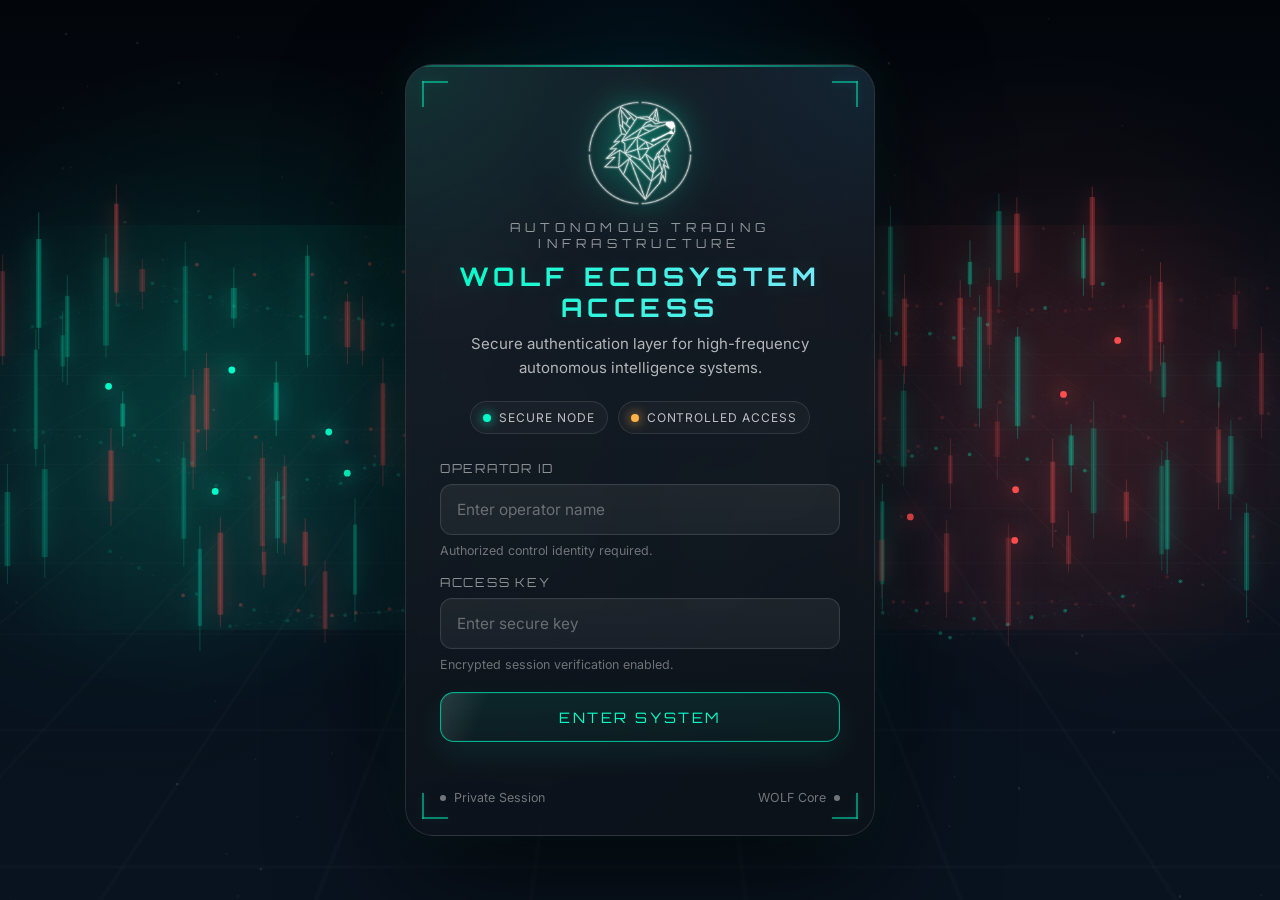
<file: index.html>
<!DOCTYPE html>
<html lang="en">

<head>
  <meta charset="UTF-8" />
  <meta name="viewport" content="width=device-width, initial-scale=1.0" />
  <title>WOLF Ecosystem</title>

  <!-- CSS -->
  <link rel="stylesheet" href="./style.css?v=final">

  <!-- JS -->
  <script defer src="./app.js?v=final"></script>

  <!-- Fonts -->
  <link href="https://fonts.googleapis.com/css2?family=Orbitron:wght@500;700&family=Inter:wght@300;400;600&display=swap" rel="stylesheet">
</head>
<script>
  if (localStorage.getItem("auth") !== "true") {
    window.location.href = "login.html";
  }
</script>

<body>
  

  <!-- ================= TOP BAR ================= -->
  <div id="top-bar">
    <div id="brand">WOLF</div>

    <div id="controls">
      <button id="theme-toggle">Toggle Mode</button>
      <div id="logout-btn">⏻</div>
    </div>
  </div>

  <!-- ================= BACKGROUND ================= -->
  <div id="bg-root">
    <canvas id="neural-canvas"></canvas>
    <div id="bg-grid"></div>
    <div id="bg-orb"></div>
  </div>

  <div id="tech-mesh">
    <div class="mesh-layer"></div>
    <div class="mesh-layer layer-2"></div>
    <div class="mesh-layer layer-3"></div>
  </div>

  <div id="market-layer"></div>

  <!-- ================= HERO ================= -->
  <section id="hero">

    <div id="wolf-core">
      <img src="./wolf-logo-transparent.png" alt="WOLF logo" id="wolf-logo">
    </div>

    <h1 id="wolf-title">WOLF ECOSYSTEM</h1>

    <p id="wolf-sub">
      Autonomous AI Trading Infrastructure
    </p>

    <!-- GLOBAL STATUS -->
    <div id="global-status">
      <span class="dot"></span>
      <span id="system-status">INITIALIZING SYSTEM</span>
    </div>

  </section>

  <!-- ================= SYSTEMS ================= -->
  <section id="systems">

    <h2 class="section-heading">AI Systems</h2>

    <div class="grid">

      <!-- WOLF -->
      <div class="card" data-ai="wolf">
        <h3>WOLF CORE</h3>

        <div class="metric">
          <div class="label">Balance</div>
          <div id="wolf-balance" class="value">--</div>
        </div>

        <div class="metric">
          <div class="label">PnL</div>
          <div id="wolf-pnl" class="value">--</div>
        </div>

        <div class="metric">
          <div class="label">Trade</div>
          <div id="wolf-trade" class="value small">--</div>
        </div>
      </div>

      <!-- C-WOLF -->
      <div class="card" data-ai="cwolf">
        <h3>C-WOLF</h3>

        <div class="metric">
          <div class="label">Balance</div>
          <div id="cwolf-balance" class="value">--</div>
        </div>

        <div class="metric">
          <div class="label">PnL</div>
          <div id="cwolf-pnl" class="value">--</div>
        </div>

        <div class="metric">
          <div class="label">Trade</div>
          <div id="cwolf-trade" class="value small">--</div>
        </div>
      </div>

      <!-- F-WOLF -->
      <div class="card" data-ai="fwolf">
        <h3>F-WOLF</h3>

        <div class="metric">
          <div class="label">Balance</div>
          <div id="fwolf-balance" class="value">--</div>
        </div>

        <div class="metric">
          <div class="label">PnL</div>
          <div id="fwolf-pnl" class="value">--</div>
        </div>

        <div class="metric">
          <div class="label">Trade</div>
          <div id="fwolf-trade" class="value small">--</div>
        </div>
      </div>

      <!-- S-WOLF -->
      <div class="card" data-ai="swolf">
        <h3>S-WOLF</h3>

        <div class="metric">
          <div class="label">Balance</div>
          <div id="swolf-balance" class="value">--</div>
        </div>

        <div class="metric">
          <div class="label">PnL</div>
          <div id="swolf-pnl" class="value">--</div>
        </div>

        <div class="metric">
          <div class="label">Trade</div>
          <div id="swolf-trade" class="value small">--</div>
        </div>
      </div>

    </div>

  </section>

  <!-- ================= LANGUAGE ================= -->
  <section id="language">

    <h2 class="section-heading">WOLF Programming Language</h2>

    <p class="language-desc">
      A human-readable AI execution language designed to express trading intelligence in real-time systems.
    </p>

    <div class="language-features">

      <div class="feature">
        <h4>Human Readable</h4>
        <p>Logic written as natural instructions.</p>
      </div>

      <div class="feature">
        <h4>AI Native</h4>
        <p>Built specifically for autonomous systems.</p>
      </div>

      <div class="feature">
        <h4>Real-Time</h4>
        <p>Optimized for millisecond execution.</p>
      </div>

      <div class="feature">
        <h4>Adaptive</h4>
        <p>Evolves with market data.</p>
      </div>

    </div>

    <div class="code-container">
<pre>
BEGIN STRATEGY

SET period to 14

IF rsi period is less than 60 THEN
    buy stock

    BEGIN NOTIFY
        rsi is low buying stock
    END

IF rsi period is greater than 40 THEN
    sell stock

    BEGIN NOTIFY
        rsi is high selling stock
    END

END
</pre>
    </div>

  </section>

  <!-- ================= VISION ================= -->
  <section id="vision">

    <h2 class="section-heading">The Vision</h2>

    <p class="vision-text">
      WOLF Ecosystem is a fully autonomous financial intelligence layer where distributed AI systems operate,
      learn, and execute decisions without human intervention — forming a unified adaptive trading network.
    </p>

  </section>

  <!-- ================= FOOTER ================= -->
  <footer id="footer">
    © WOLF Ecosystem • Proprietary AI Infrastructure
  </footer>

</body>

</html>
</file>
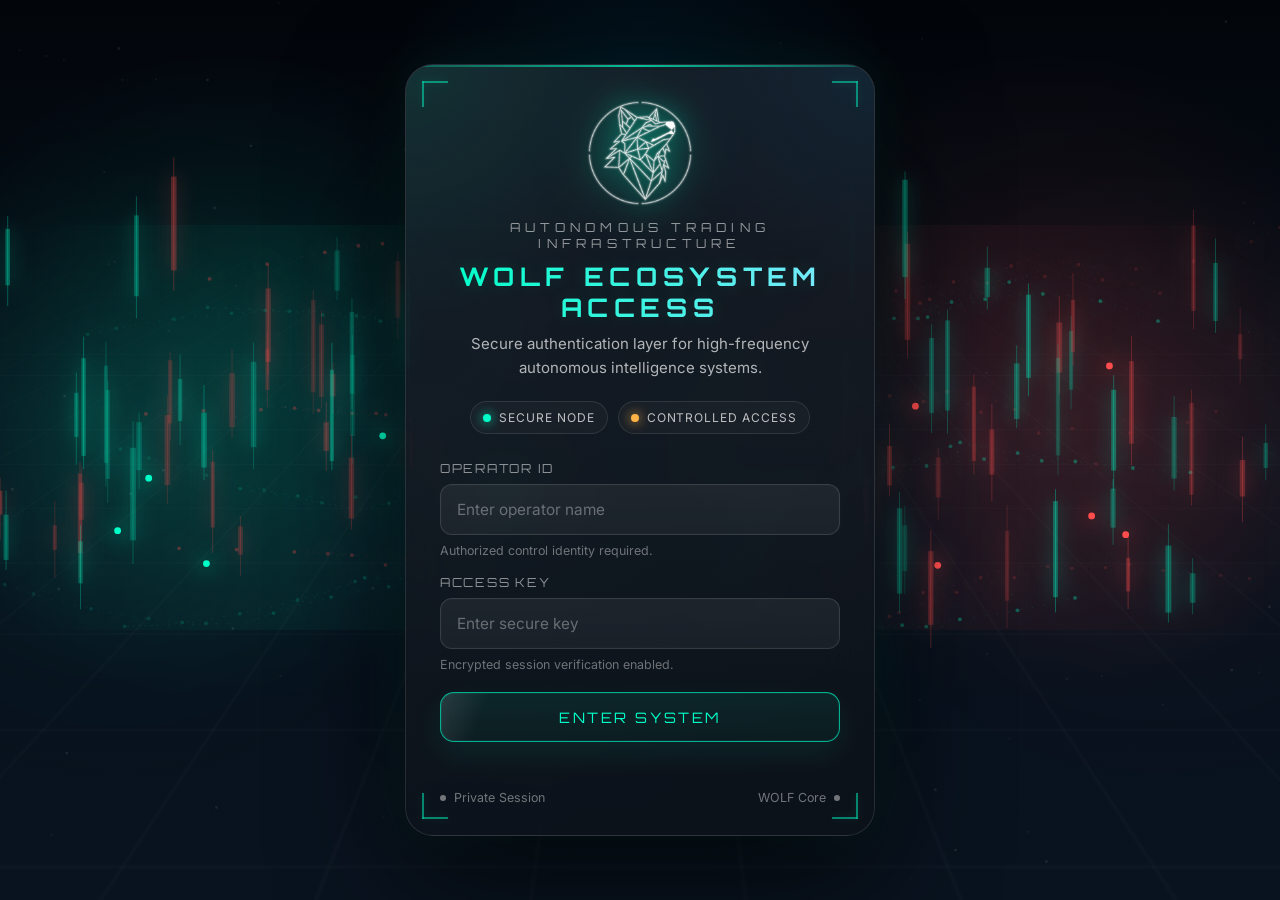
<file: login.html>
<!DOCTYPE html>
<html lang="en">
<head>
  <meta charset="UTF-8" />
  <meta name="viewport" content="width=device-width, initial-scale=1.0" />
  <title>WOLF Ecosystem Access</title>

  <link href="https://fonts.googleapis.com/css2?family=Orbitron:wght@500;700;800&family=Inter:wght@300;400;500;600;700&display=swap" rel="stylesheet" />

  <style>
    /* =========================================================
       001. RESET
    ========================================================= */
    *,
    *::before,
    *::after {
      box-sizing: border-box;
      margin: 0;
      padding: 0;
    }

    html,
    body {
      width: 100%;
      height: 100%;
    }

    body {
      overflow: hidden;
      font-family: "Inter", sans-serif;
      color: #ffffff;
      background:
        radial-gradient(circle at 18% 42%, rgba(0, 255, 200, 0.10), transparent 28%),
        radial-gradient(circle at 82% 42%, rgba(255, 77, 77, 0.10), transparent 28%),
        radial-gradient(circle at 50% 10%, rgba(0, 170, 255, 0.08), transparent 24%),
        linear-gradient(180deg, #02050a 0%, #07111b 45%, #09131f 100%);
      position: relative;
    }

    /* =========================================================
       002. ROOT STAGE
    ========================================================= */
    #app {
      position: relative;
      width: 100%;
      height: 100%;
      overflow: hidden;
      isolation: isolate;
    }

    /* =========================================================
       003. BACKGROUND SYSTEM
    ========================================================= */
    .bg-noise {
      position: absolute;
      inset: 0;
      opacity: 0.03;
      pointer-events: none;
      background-image: radial-gradient(circle, #ffffff 0.7px, transparent 0.7px);
      background-size: 18px 18px;
      z-index: 0;
    }

    .bg-grid {
      position: absolute;
      inset: -30%;
      pointer-events: none;
      z-index: 0;
      opacity: 0.38;
      background-image:
        linear-gradient(rgba(255,255,255,0.045) 1px, transparent 1px),
        linear-gradient(90deg, rgba(255,255,255,0.045) 1px, transparent 1px);
      background-size: 62px 62px;
      transform: perspective(900px) rotateX(68deg) scale(1.55);
      transform-origin: center;
      animation: gridShift 20s linear infinite;
    }

    @keyframes gridShift {
      from {
        transform: perspective(900px) rotateX(68deg) scale(1.55) translate3d(0, 0, 0);
      }
      to {
        transform: perspective(900px) rotateX(68deg) scale(1.55) translate3d(-62px, -62px, 0);
      }
    }

    .bg-center-glow {
      position: absolute;
      top: 50%;
      left: 50%;
      width: 720px;
      height: 720px;
      transform: translate(-50%, -50%);
      pointer-events: none;
      z-index: 0;
      background:
        radial-gradient(circle, rgba(0,255,200,0.08) 0%, rgba(0,170,255,0.05) 34%, transparent 68%);
      filter: blur(78px);
      animation: centerGlowPulse 8s ease-in-out infinite;
    }

    @keyframes centerGlowPulse {
      0%, 100% {
        opacity: 0.78;
        transform: translate(-50%, -50%) scale(1);
      }
      50% {
        opacity: 1;
        transform: translate(-50%, -50%) scale(1.08);
      }
    }

    .bg-orb-left,
    .bg-orb-right {
      position: absolute;
      top: 50%;
      width: 420px;
      height: 420px;
      border-radius: 50%;
      filter: blur(95px);
      pointer-events: none;
      z-index: 0;
      transform: translateY(-50%);
    }

    .bg-orb-left {
      left: -90px;
      background: radial-gradient(circle, rgba(0,255,200,0.16), transparent 70%);
      animation: sideOrbLeft 11s ease-in-out infinite;
    }

    .bg-orb-right {
      right: -90px;
      background: radial-gradient(circle, rgba(255,77,77,0.16), transparent 70%);
      animation: sideOrbRight 11s ease-in-out infinite;
    }

    @keyframes sideOrbLeft {
      0%, 100% { transform: translateY(-50%) scale(1); opacity: 0.75; }
      50% { transform: translateY(-50%) scale(1.12); opacity: 1; }
    }

    @keyframes sideOrbRight {
      0%, 100% { transform: translateY(-50%) scale(1); opacity: 0.75; }
      50% { transform: translateY(-50%) scale(1.12); opacity: 1; }
    }

    #marketCanvas {
      position: absolute;
      inset: 0;
      z-index: 1;
      pointer-events: none;
    }

    /* =========================================================
       004. CENTERED LOGIN WRAP
    ========================================================= */
    .center-wrap {
      position: fixed;
      inset: 0;
      display: flex;
      align-items: center;
      justify-content: center;
      z-index: 10;
      pointer-events: none;
    }

    /* =========================================================
       005. LOGIN PANEL
    ========================================================= */
    .login-shell {
      pointer-events: auto;
      position: relative;
      width: min(470px, calc(100vw - 44px));
      border-radius: 28px;
      background:
        linear-gradient(180deg, rgba(255,255,255,0.055), rgba(255,255,255,0.028)),
        linear-gradient(145deg, rgba(9,16,26,0.82), rgba(5,10,18,0.92));
      border: 1px solid rgba(255,255,255,0.11);
      backdrop-filter: blur(28px);
      box-shadow:
        0 40px 120px rgba(0,0,0,0.72),
        0 0 55px rgba(0,255,200,0.08);
      overflow: hidden;
      isolation: isolate;
    }

    .login-shell::before {
      content: "";
      position: absolute;
      inset: 0;
      background:
        radial-gradient(circle at top left, rgba(0,255,200,0.10), transparent 28%),
        radial-gradient(circle at top right, rgba(0,170,255,0.08), transparent 24%);
      pointer-events: none;
      z-index: 0;
    }

    .panel-topline {
      position: absolute;
      top: 0;
      left: -20%;
      width: 140%;
      height: 2px;
      background: linear-gradient(90deg, transparent, rgba(0,255,200,0.92), transparent);
      opacity: 0.78;
      animation: topSweep 4s linear infinite;
      z-index: 1;
    }

    @keyframes topSweep {
      from { transform: translateX(-18%); }
      to { transform: translateX(18%); }
    }

    .corner {
      position: absolute;
      width: 26px;
      height: 26px;
      z-index: 1;
      opacity: 0.7;
    }

    .corner::before,
    .corner::after {
      content: "";
      position: absolute;
      background: rgba(0,255,200,0.7);
      box-shadow: 0 0 10px rgba(0,255,200,0.25);
    }

    .corner.tl { top: 16px; left: 16px; }
    .corner.tr { top: 16px; right: 16px; }
    .corner.bl { bottom: 16px; left: 16px; }
    .corner.br { bottom: 16px; right: 16px; }

    .corner.tl::before,
    .corner.bl::before,
    .corner.tr::before,
    .corner.br::before {
      width: 2px;
      height: 100%;
    }

    .corner.tl::after,
    .corner.bl::after,
    .corner.tr::after,
    .corner.br::after {
      width: 100%;
      height: 2px;
    }

    .corner.tl::before,
    .corner.bl::before { left: 0; top: 0; }

    .corner.tr::before,
    .corner.br::before { right: 0; top: 0; }

    .corner.tl::after,
    .corner.tr::after { top: 0; left: 0; }

    .corner.bl::after,
    .corner.br::after { bottom: 0; left: 0; }

    .login-inner {
      position: relative;
      z-index: 2;
      padding: 34px 34px 30px;
    }

    /* =========================================================
       006. HEADER
    ========================================================= */
    .brand-mark {
      display: flex;
      justify-content: center;
      align-items: center;
      margin-bottom: 12px;
    }

    .brand-mark img {
      width: 108px;
      max-width: 28vw;
      display: block;
      filter:
        brightness(0) invert(1)
        drop-shadow(0 0 14px rgba(0,255,200,0.85))
        drop-shadow(0 0 36px rgba(0,255,200,0.34));
      animation: wolfPulse 4.2s ease-in-out infinite;
    }

    @keyframes wolfPulse {
      0%, 100% { transform: scale(1); opacity: 0.95; }
      50% { transform: scale(1.06); opacity: 1; }
    }

    .eyebrow {
      text-align: center;
      font-family: "Orbitron", sans-serif;
      font-size: 0.78rem;
      letter-spacing: 0.42em;
      color: rgba(255,255,255,0.55);
      text-transform: uppercase;
      margin-bottom: 10px;
    }

    .main-title {
      text-align: center;
      font-family: "Orbitron", sans-serif;
      font-size: clamp(1.45rem, 2vw, 1.8rem);
      line-height: 1.2;
      letter-spacing: 0.22em;
      text-transform: uppercase;
      background: linear-gradient(90deg, #00ffc8, #7fe9ff);
      -webkit-background-clip: text;
      -webkit-text-fill-color: transparent;
      margin-bottom: 10px;
      text-shadow: 0 0 20px rgba(0,255,200,0.14);
    }

    .subtitle {
      text-align: center;
      color: rgba(255,255,255,0.68);
      font-size: 0.94rem;
      line-height: 1.55;
      margin-bottom: 22px;
    }

    .status-row {
      display: flex;
      justify-content: center;
      gap: 10px;
      flex-wrap: wrap;
      margin-bottom: 26px;
    }

    .status-chip {
      display: inline-flex;
      align-items: center;
      gap: 8px;
      padding: 8px 12px;
      border-radius: 999px;
      border: 1px solid rgba(255,255,255,0.10);
      background: rgba(255,255,255,0.03);
      font-size: 0.75rem;
      color: rgba(255,255,255,0.72);
      letter-spacing: 0.08em;
      text-transform: uppercase;
      backdrop-filter: blur(10px);
    }

    .status-dot {
      width: 8px;
      height: 8px;
      border-radius: 50%;
      background: #00ffc8;
      box-shadow: 0 0 12px #00ffc8;
      animation: chipBlink 1.3s ease-in-out infinite;
      flex: 0 0 auto;
    }

    .status-chip.warn .status-dot {
      background: #ffb347;
      box-shadow: 0 0 12px #ffb347;
    }

    @keyframes chipBlink {
      0%, 100% { transform: scale(1); opacity: 1; }
      50% { transform: scale(1.28); opacity: 0.48; }
    }

    /* =========================================================
       007. FORM
    ========================================================= */
    .field-group {
      margin-bottom: 16px;
    }

    .field-label {
      display: block;
      font-size: 0.78rem;
      letter-spacing: 0.14em;
      text-transform: uppercase;
      color: rgba(255,255,255,0.52);
      margin-bottom: 8px;
      font-family: "Orbitron", sans-serif;
    }

    .input-wrap {
      position: relative;
    }

    .input-wrap::before {
      content: "";
      position: absolute;
      inset: 0;
      border-radius: 12px;
      pointer-events: none;
      background:
        linear-gradient(180deg, rgba(255,255,255,0.03), rgba(255,255,255,0.015));
    }

    .input-wrap input {
      width: 100%;
      position: relative;
      z-index: 1;
      padding: 15px 16px;
      border-radius: 12px;
      border: 1px solid rgba(255,255,255,0.12);
      background: rgba(255,255,255,0.03);
      color: #ffffff;
      font-size: 0.96rem;
      font-family: inherit;
      outline: none;
      transition: border-color 0.25s ease, box-shadow 0.25s ease, background 0.25s ease, transform 0.25s ease;
      box-shadow: inset 0 0 0 1px rgba(255,255,255,0.01);
    }

    .input-wrap input::placeholder {
      color: rgba(255,255,255,0.34);
    }

    .input-wrap input:focus {
      border-color: rgba(0,255,200,0.6);
      background: rgba(255,255,255,0.045);
      box-shadow:
        0 0 0 3px rgba(0,255,200,0.08),
        0 0 18px rgba(0,255,200,0.12);
      transform: translateY(-1px);
    }

    .field-hint {
      margin-top: 8px;
      font-size: 0.78rem;
      color: rgba(255,255,255,0.40);
    }

    /* =========================================================
       008. ACTION BUTTON
    ========================================================= */
    .action-wrap {
      margin-top: 20px;
    }

    .enter-btn {
      width: 100%;
      border: 1px solid rgba(0,255,200,0.65);
      background:
        linear-gradient(180deg, rgba(0,255,200,0.08), rgba(0,255,200,0.04));
      color: #00ffc8;
      border-radius: 14px;
      padding: 15px 18px;
      cursor: pointer;
      font-family: "Orbitron", sans-serif;
      font-size: 0.9rem;
      letter-spacing: 0.18em;
      text-transform: uppercase;
      transition: transform 0.28s ease, box-shadow 0.28s ease, border-color 0.28s ease, background 0.28s ease, color 0.28s ease;
      box-shadow:
        0 0 0 1px rgba(0,255,200,0.08) inset,
        0 12px 30px rgba(0,255,200,0.08);
      position: relative;
      overflow: hidden;
    }

    .enter-btn::before {
      content: "";
      position: absolute;
      top: 0;
      left: -30%;
      width: 40%;
      height: 100%;
      background: linear-gradient(90deg, transparent, rgba(255,255,255,0.18), transparent);
      transform: skewX(-20deg);
      transition: transform 0.55s ease;
    }

    .enter-btn:hover {
      transform: translateY(-2px);
      background:
        linear-gradient(180deg, rgba(0,255,200,0.95), rgba(0,230,180,0.92));
      color: #031116;
      border-color: rgba(0,255,200,0.95);
      box-shadow:
        0 18px 36px rgba(0,255,200,0.18),
        0 0 24px rgba(0,255,200,0.22);
    }

    .enter-btn:hover::before {
      transform: translateX(280%) skewX(-20deg);
    }

    .enter-btn:active {
      transform: translateY(0);
    }

    /* =========================================================
       009. FOOT INFO
    ========================================================= */
    .panel-footer {
      margin-top: 18px;
      display: flex;
      justify-content: space-between;
      align-items: center;
      gap: 14px;
      font-size: 0.78rem;
      color: rgba(255,255,255,0.42);
    }

    .footer-left,
    .footer-right {
      display: flex;
      align-items: center;
      gap: 8px;
    }

    .tiny-dot {
      width: 6px;
      height: 6px;
      border-radius: 50%;
      background: rgba(255,255,255,0.42);
    }

    /* =========================================================
       010. ERROR
    ========================================================= */
    #error {
      min-height: 18px;
      margin-top: 12px;
      text-align: center;
      font-size: 0.82rem;
      letter-spacing: 0.08em;
      color: #ff6c7d;
      text-transform: uppercase;
    }

    .shake {
      animation: shakePanel 0.38s ease;
    }

    @keyframes shakePanel {
      0%, 100% { transform: translateX(0); }
      20% { transform: translateX(-6px); }
      40% { transform: translateX(6px); }
      60% { transform: translateX(-4px); }
      80% { transform: translateX(4px); }
    }

    /* =========================================================
       011. BOOT SCREEN
    ========================================================= */
    .boot-screen {
      position: fixed;
      inset: 0;
      z-index: 30;
      background:
        radial-gradient(circle at 50% 50%, rgba(0,255,200,0.05), transparent 30%),
        linear-gradient(180deg, #010304, #03060a 70%, #010203);
      display: flex;
      justify-content: center;
      align-items: center;
      padding: 24px;
    }

    .boot-card {
      width: min(900px, 100%);
      min-height: 420px;
      border-radius: 24px;
      background:
        linear-gradient(180deg, rgba(255,255,255,0.03), rgba(255,255,255,0.015)),
        linear-gradient(145deg, rgba(5,10,16,0.95), rgba(2,5,9,0.98));
      border: 1px solid rgba(0,255,200,0.14);
      box-shadow:
        0 40px 120px rgba(0,0,0,0.72),
        0 0 40px rgba(0,255,200,0.08);
      padding: 24px;
      overflow: hidden;
      position: relative;
    }

    .boot-card::before {
      content: "";
      position: absolute;
      top: 0;
      left: -25%;
      width: 150%;
      height: 2px;
      background: linear-gradient(90deg, transparent, rgba(0,255,200,0.9), transparent);
      animation: topSweep 3.5s linear infinite;
    }

    .boot-head {
      display: flex;
      align-items: center;
      justify-content: space-between;
      margin-bottom: 18px;
      color: rgba(255,255,255,0.56);
      font-family: "Orbitron", sans-serif;
      font-size: 0.78rem;
      letter-spacing: 0.12em;
      text-transform: uppercase;
    }

    .boot-dots {
      display: flex;
      gap: 7px;
    }

    .boot-dots span {
      width: 9px;
      height: 9px;
      border-radius: 50%;
      background: rgba(255,255,255,0.18);
    }

    .boot-dots span:nth-child(1) { background: rgba(255,77,77,0.85); }
    .boot-dots span:nth-child(2) { background: rgba(255,179,71,0.85); }
    .boot-dots span:nth-child(3) { background: rgba(0,255,200,0.85); }

    .terminal {
      height: 320px;
      overflow: hidden;
      font-family: ui-monospace, SFMono-Regular, Menlo, Monaco, Consolas, "Liberation Mono", monospace;
      font-size: 0.95rem;
      line-height: 1.8;
      color: #9afee7;
      white-space: pre-wrap;
    }

    .terminal-line {
      opacity: 0;
      animation: termFadeIn 0.22s ease forwards;
    }

    @keyframes termFadeIn {
      to { opacity: 1; }
    }

    .cursor {
      display: inline-block;
      width: 10px;
      height: 1.1em;
      background: rgba(0,255,200,0.82);
      vertical-align: -2px;
      margin-left: 6px;
      animation: cursorBlink 1s step-end infinite;
    }

    @keyframes cursorBlink {
      50% { opacity: 0; }
    }

    /* =========================================================
       012. RESPONSIVE
    ========================================================= */
    @media (max-width: 780px) {
      .login-shell {
        width: min(460px, calc(100vw - 28px));
      }

      .login-inner {
        padding: 28px 22px 24px;
      }

      .main-title {
        font-size: 1.35rem;
        letter-spacing: 0.16em;
      }

      .subtitle {
        font-size: 0.88rem;
      }

      .panel-footer {
        flex-direction: column;
        justify-content: center;
      }
    }

    @media (prefers-reduced-motion: reduce) {
      *,
      *::before,
      *::after {
        animation-duration: 0.001ms !important;
        animation-iteration-count: 1 !important;
        transition-duration: 0.001ms !important;
      }
    }
  </style>
</head>
<body>
  <div id="app">
    <div class="bg-noise"></div>
    <div class="bg-grid"></div>
    <canvas id="marketCanvas"></canvas>
    <div class="bg-center-glow"></div>
    <div class="bg-orb-left"></div>
    <div class="bg-orb-right"></div>

    <div class="center-wrap">
      <div class="login-shell" id="loginShell">
        <div class="panel-topline"></div>
        <div class="corner tl"></div>
        <div class="corner tr"></div>
        <div class="corner bl"></div>
        <div class="corner br"></div>

        <div class="login-inner">
          <div class="brand-mark">
            <img src="./wolf-logo-transparent.png" alt="WOLF logo" />
          </div>

          <div class="eyebrow">Autonomous Trading Infrastructure</div>
          <h1 class="main-title">WOLF Ecosystem Access</h1>
          <p class="subtitle">
            Secure authentication layer for high-frequency autonomous intelligence systems.
          </p>

          <div class="status-row">
            <div class="status-chip">
              <span class="status-dot"></span>
              Secure Node
            </div>
            <div class="status-chip warn">
              <span class="status-dot"></span>
              Controlled Access
            </div>
          </div>

          <form id="loginForm" novalidate>
            <div class="field-group">
              <label class="field-label" for="username">Operator ID</label>
              <div class="input-wrap">
                <input id="username" type="text" placeholder="Enter operator name" autocomplete="username" />
              </div>
              <div class="field-hint">Authorized control identity required.</div>
            </div>

            <div class="field-group">
              <label class="field-label" for="password">Access Key</label>
              <div class="input-wrap">
                <input id="password" type="password" placeholder="Enter secure key" autocomplete="current-password" />
              </div>
              <div class="field-hint">Encrypted session verification enabled.</div>
            </div>

            <div class="action-wrap">
              <button class="enter-btn" type="submit">Enter System</button>
            </div>

            <div id="error" aria-live="polite"></div>
          </form>

          <div class="panel-footer">
            <div class="footer-left">
              <span class="tiny-dot"></span>
              <span>Private Session</span>
            </div>
            <div class="footer-right">
              <span>WOLF Core</span>
              <span class="tiny-dot"></span>
            </div>
          </div>
        </div>
      </div>
    </div>
  </div>

  <script>
    /* =========================================================
       013. MARKET BACKGROUND ENGINE
    ========================================================= */
    const canvas = document.getElementById("marketCanvas");
    const ctx = canvas.getContext("2d");

    let w, h, dpr;

    function resizeCanvas() {
      dpr = Math.max(1, window.devicePixelRatio || 1);
      w = window.innerWidth;
      h = window.innerHeight;
      canvas.width = Math.floor(w * dpr);
      canvas.height = Math.floor(h * dpr);
      canvas.style.width = w + "px";
      canvas.style.height = h + "px";
      ctx.setTransform(dpr, 0, 0, dpr, 0, 0);
    }

    resizeCanvas();
    window.addEventListener("resize", resizeCanvas);

    /* -------------------------
       PARTICLES
    ------------------------- */
    class DepthParticle {
      constructor(layer) {
        this.layer = layer;
        this.reset(true);
      }

      reset(initial = false) {
        this.x = initial ? Math.random() * w : w + Math.random() * 180;
        this.y = Math.random() * h;
        this.size = this.layer === 1 ? 1 : this.layer === 2 ? 1.8 : 2.4;
        this.speed = this.layer === 1 ? 0.12 : this.layer === 2 ? 0.28 : 0.42;
        this.alpha = this.layer === 1 ? 0.035 : this.layer === 2 ? 0.06 : 0.085;
      }

      update() {
        this.x -= this.speed;
        if (this.x < -10) this.reset();
      }

      draw() {
        ctx.fillStyle = `rgba(255,255,255,${this.alpha})`;
        ctx.fillRect(this.x, this.y, this.size, this.size);
      }
    }

    const particles = [];
    for (let i = 0; i < 70; i++) particles.push(new DepthParticle(1));
    for (let i = 0; i < 50; i++) particles.push(new DepthParticle(2));
    for (let i = 0; i < 34; i++) particles.push(new DepthParticle(3));

    /* -------------------------
       CANDLES
    ------------------------- */
    class PremiumCandle {
      constructor(zone) {
        this.zone = zone;
        this.reset(true);
      }

      reset(initial = false) {
        const zoneStart = this.zone === "left" ? 0 : w * 0.55;
        const zoneWidth = this.zone === "left" ? w * 0.45 : w * 0.45;

        this.x = initial
          ? zoneStart + Math.random() * zoneWidth
          : w + Math.random() * 180;

        this.base = h * (0.30 + Math.random() * 0.40);
        this.body = 22 + Math.random() * 78;
        this.wickTop = 8 + Math.random() * 20;
        this.wickBottom = 8 + Math.random() * 20;
        this.width = 4 + Math.random() * 2;
        this.speed = 0.35 + Math.random() * 0.55;
        this.up = Math.random() > 0.48;
        this.alpha = 0.16 + Math.random() * 0.16;
      }

      update() {
        this.x -= this.speed;
        if (this.x < -20) this.reset();
      }

      draw() {
        const color = this.up ? "#00ffc8" : "#ff4d4d";

        ctx.globalAlpha = this.alpha;
        ctx.strokeStyle = color;
        ctx.lineWidth = 1;

        ctx.beginPath();
        ctx.moveTo(this.x + this.width / 2, this.base - this.body - this.wickTop);
        ctx.lineTo(this.x + this.width / 2, this.base + this.wickBottom);
        ctx.stroke();

        ctx.shadowBlur = 18;
        ctx.shadowColor = color;
        ctx.fillStyle = color;
        ctx.fillRect(this.x, this.base - this.body, this.width, this.body);
        ctx.shadowBlur = 0;
        ctx.globalAlpha = 1;
      }
    }

    const candles = [];
    for (let i = 0; i < 48; i++) candles.push(new PremiumCandle("left"));
    for (let i = 0; i < 48; i++) candles.push(new PremiumCandle("right"));

    /* -------------------------
       DOTTED CURVE LINES
    ------------------------- */
    class DottedCurve {
      constructor(color, direction, region, biasY) {
        this.color = color;
        this.direction = direction;
        this.region = region;
        this.biasY = biasY;
        this.reset(true);
      }

      reset(initial = false) {
        this.points = [];
        const count = 10;
        const step = 120;

        let baseX;
        if (this.direction < 0) {
          baseX = initial ? Math.random() * 140 : 0;
          for (let i = 0; i < count; i++) {
            this.points.push({
              x: baseX + i * step,
              y: h * this.biasY + (Math.random() - 0.5) * 90
            });
          }
        } else {
          baseX = initial ? w - Math.random() * 140 : w;
          for (let i = 0; i < count; i++) {
            this.points.push({
              x: baseX - i * step,
              y: h * this.biasY + (Math.random() - 0.5) * 90
            });
          }
        }

        this.speed = 0.55 + Math.random() * 0.5;
        this.phase = Math.random() * Math.PI * 2;
      }

      update() {
        this.phase += 0.01;

        for (let i = 0; i < this.points.length; i++) {
          this.points[i].x += this.direction * this.speed;
          this.points[i].y += Math.sin(this.phase + i * 0.42) * 0.18;
        }

        if (this.direction < 0 && this.points[this.points.length - 1].x < -180) {
          this.reset(false);
        }

        if (this.direction > 0 && this.points[this.points.length - 1].x > w + 180) {
          this.reset(false);
        }
      }

      buildCurvePoints() {
        const sampled = [];
        if (this.points.length < 2) return sampled;

        sampled.push({ x: this.points[0].x, y: this.points[0].y });

        for (let i = 1; i < this.points.length - 1; i++) {
          const p0 = this.points[i - 1];
          const p1 = this.points[i];
          const p2 = this.points[i + 1];

          for (let t = 0; t <= 1; t += 0.12) {
            const xa = p0.x + (p1.x - p0.x) * t;
            const ya = p0.y + (p1.y - p0.y) * t;
            const xb = p1.x + (p2.x - p1.x) * t;
            const yb = p1.y + (p2.y - p1.y) * t;

            const x = xa + (xb - xa) * t;
            const y = ya + (yb - ya) * t;

            sampled.push({ x, y });
          }
        }

        sampled.push(this.points[this.points.length - 1]);
        return sampled;
      }

      draw() {
        const dots = this.buildCurvePoints();

        for (let i = 0; i < dots.length; i += 2) {
          const p = dots[i];
          const alpha = 0.10 + (i / dots.length) * 0.22;

          ctx.beginPath();
          ctx.fillStyle = this.color.replace("ALPHA", alpha.toFixed(3));
          ctx.shadowBlur = 14;
          ctx.shadowColor = this.color.replace("ALPHA", "0.30");
          ctx.arc(p.x, p.y, 1.9, 0, Math.PI * 2);
          ctx.fill();
          ctx.shadowBlur = 0;
        }

        ctx.beginPath();
        const first = dots[0];
        if (!first) return;
        ctx.moveTo(first.x, first.y);

        for (let i = 1; i < dots.length; i++) {
          ctx.lineTo(dots[i].x, dots[i].y);
        }

        ctx.strokeStyle = this.color.replace("ALPHA", "0.06");
        ctx.lineWidth = 1.2;
        ctx.setLineDash([2, 10]);
        ctx.stroke();
        ctx.setLineDash([]);
      }
    }

    const dottedCurves = [
      new DottedCurve("rgba(0,255,200,ALPHA)", -1, "left", 0.34),
      new DottedCurve("rgba(0,255,200,ALPHA)", -1, "left", 0.52),
      new DottedCurve("rgba(0,255,200,ALPHA)", -1, "left", 0.66),
      new DottedCurve("rgba(255,77,77,ALPHA)", 1, "right", 0.30),
      new DottedCurve("rgba(255,77,77,ALPHA)", 1, "right", 0.48),
      new DottedCurve("rgba(255,77,77,ALPHA)", 1, "right", 0.64)
    ];

    /* -------------------------
       SIGNAL PULSES
    ------------------------- */
    class SignalPulse {
      constructor(side) {
        this.side = side;
        this.reset(true);
      }

      reset(initial = false) {
        this.progress = initial ? Math.random() : 0;
        this.speed = 0.0035 + Math.random() * 0.002;
        this.laneY = h * (0.36 + Math.random() * 0.28);
        this.amplitude = 20 + Math.random() * 28;
      }

      update() {
        this.progress += this.speed;
        if (this.progress > 1) this.reset();
      }

      draw() {
        const centerX = w / 2;
        let x;

        if (this.side === "left") {
          x = w * 0.08 + (centerX - w * 0.18) * this.progress;
        } else {
          x = w * 0.92 - (w * 0.92 - (centerX + w * 0.02)) * this.progress;
        }

        const y = this.laneY + Math.sin(this.progress * Math.PI * 4) * this.amplitude * 0.18;
        const color = this.side === "left" ? "#00ffc8" : "#ff4d4d";

        ctx.beginPath();
        ctx.fillStyle = color;
        ctx.shadowBlur = 20;
        ctx.shadowColor = color;
        ctx.arc(x, y, 3.4, 0, Math.PI * 2);
        ctx.fill();
        ctx.shadowBlur = 0;
      }
    }

    const pulses = [];
    for (let i = 0; i < 6; i++) pulses.push(new SignalPulse("left"));
    for (let i = 0; i < 6; i++) pulses.push(new SignalPulse("right"));

    /* -------------------------
       CENTER FLOW LINES
    ------------------------- */
    function drawCenterFlow(time) {
      const cx = w / 2;

      for (let i = 0; i < 18; i++) {
        const y = h * 0.22 + i * (h * 0.032);
        const drift = Math.sin(time * 0.0014 + i * 0.85) * 18;

        ctx.strokeStyle = "rgba(255,255,255,0.045)";
        ctx.lineWidth = 1;

        ctx.beginPath();
        ctx.moveTo(cx - 100 + drift, y);
        ctx.lineTo(cx - 18 + drift, y);
        ctx.stroke();

        ctx.beginPath();
        ctx.moveTo(cx + 18 + drift, y);
        ctx.lineTo(cx + 100 + drift, y);
        ctx.stroke();
      }
    }

    /* -------------------------
       BIG GLOW TRAILS
    ------------------------- */
    function drawSoftTrails() {
      const gradLeft = ctx.createLinearGradient(0, 0, w * 0.45, 0);
      gradLeft.addColorStop(0, "rgba(0,255,200,0.00)");
      gradLeft.addColorStop(0.5, "rgba(0,255,200,0.05)");
      gradLeft.addColorStop(1, "rgba(0,255,200,0.00)");

      ctx.fillStyle = gradLeft;
      ctx.fillRect(0, h * 0.25, w * 0.45, h * 0.45);

      const gradRight = ctx.createLinearGradient(w, 0, w * 0.55, 0);
      gradRight.addColorStop(0, "rgba(255,77,77,0.00)");
      gradRight.addColorStop(0.5, "rgba(255,77,77,0.05)");
      gradRight.addColorStop(1, "rgba(255,77,77,0.00)");

      ctx.fillStyle = gradRight;
      ctx.fillRect(w * 0.55, h * 0.25, w * 0.45, h * 0.45);
    }

    /* -------------------------
       MAIN LOOP
    ------------------------- */
    function animate(time = 0) {
      ctx.clearRect(0, 0, w, h);

      drawSoftTrails();

      particles.forEach(p => {
        p.update();
        p.draw();
      });

      dottedCurves.forEach(curve => {
        curve.update();
        curve.draw();
      });

      candles.forEach(candle => {
        candle.update();
        candle.draw();
      });

      pulses.forEach(pulse => {
        pulse.update();
        pulse.draw();
      });

      drawCenterFlow(time);

      requestAnimationFrame(animate);
    }

    animate();

    /* =========================================================
       014. LOGIN LOGIC
    ========================================================= */
    const loginForm = document.getElementById("loginForm");
    const loginShell = document.getElementById("loginShell");
    const errorEl = document.getElementById("error");

    loginForm.addEventListener("submit", (e) => {
      e.preventDefault();
      handleLogin();
    });

    function showError(message) {
      errorEl.textContent = message;
      loginShell.classList.remove("shake");
      void loginShell.offsetWidth;
      loginShell.classList.add("shake");
    }

    function clearError() {
      errorEl.textContent = "";
    }

    function handleLogin() {
      const user = document.getElementById("username").value.trim();
      const pass = document.getElementById("password").value.trim();

      clearError();

      if (!user || !pass) {
        showError("Credentials required");
        return;
      }

      runBootSequence(user, pass);
    }

    /* =========================================================
       015. BOOT SEQUENCE
    ========================================================= */
    function runBootSequence(user, pass) {
      const overlay = document.createElement("div");
      overlay.className = "boot-screen";

      overlay.innerHTML = `
        <div class="boot-card">
          <div class="boot-head">
            <span>WOLF SECURE TERMINAL</span>
            <div class="boot-dots">
              <span></span><span></span><span></span>
            </div>
          </div>
          <div class="terminal" id="terminal"></div>
        </div>
      `;

      document.body.appendChild(overlay);

      const terminal = overlay.querySelector("#terminal");

      const lines = [
        "> INITIALIZING WOLF CORE...",
        "> LOADING NEURAL TRADING FABRIC...",
        "> SYNCHRONIZING MARKET VISUAL LAYERS...",
        "> ESTABLISHING ENCRYPTED AUTH CHANNEL...",
        "> VERIFYING OPERATOR IDENTITY...",
        "> CHECKING SESSION INTEGRITY...",
        "> PREPARING SECURE CONTROL SURFACE..."
      ];

      let index = 0;

      function addLine(text) {
        const line = document.createElement("div");
        line.className = "terminal-line";
        line.textContent = text;
        terminal.appendChild(line);
        terminal.scrollTop = terminal.scrollHeight;
      }

      function nextLine() {
        if (index < lines.length) {
          addLine(lines[index]);
          index++;
          setTimeout(nextLine, 320);
        } else {
          authenticate();
        }
      }

      function authenticate() {
        setTimeout(() => {
          if (user === "admin" && pass === "wolf123") {
            addLine("> ACCESS GRANTED");
            addLine("> ENTERING WOLF ECOSYSTEM...");
            localStorage.setItem("auth", "true");

            const cursor = document.createElement("span");
            cursor.className = "cursor";
            terminal.appendChild(cursor);

            setTimeout(() => {
              window.location.href = "index.html";
            }, 1100);
          } else {
            addLine("> ACCESS DENIED");
            addLine("> INVALID CREDENTIAL PAIR");
            setTimeout(() => {
              overlay.remove();
              showError("Access denied");
            }, 900);
          }
        }, 420);
      }

      nextLine();
    }
  </script>
</body>
</html>
</file>
<file: style.css>
/* ================= RESET ================= */
*,
*::before,
*::after {
  box-sizing: border-box;
  margin: 0;
  padding: 0;
}

html {
  scroll-behavior: smooth;
}

:root {
  --bg: #05070d;
  --bg-soft: #0a1220;
  --bg-elevated: rgba(255, 255, 255, 0.04);
  --bg-elevated-2: rgba(255, 255, 255, 0.07);
  --text: #ffffff;
  --text-soft: rgba(255, 255, 255, 0.72);
  --text-dim: rgba(255, 255, 255, 0.5);
  --accent: #00ffc8;
  --accent-2: #00aaff;
  --danger: #ff5e7a;
  --success: #00ff9d;
  --border: rgba(255, 255, 255, 0.08);
  --border-strong: rgba(255, 255, 255, 0.14);
  --shadow: 0 20px 60px rgba(0, 0, 0, 0.45);
  --shadow-accent: 0 0 30px rgba(0, 255, 200, 0.18);
  --radius: 22px;
  --max-width: 1440px;
}

body.light {
  --bg: #eef4fb;
  --bg-soft: #dfeaf7;
  --bg-elevated: rgba(255, 255, 255, 0.55);
  --bg-elevated-2: rgba(255, 255, 255, 0.78);
  --text: #0a1020;
  --text-soft: rgba(10, 16, 32, 0.78);
  --text-dim: rgba(10, 16, 32, 0.55);
  --accent: #0077ff;
  --accent-2: #00b7ff;
  --danger: #e54868;
  --success: #06a86e;
  --border: rgba(10, 16, 32, 0.08);
  --border-strong: rgba(10, 16, 32, 0.16);
  --shadow: 0 20px 50px rgba(17, 37, 63, 0.14);
  --shadow-accent: 0 0 28px rgba(0, 119, 255, 0.16);
}

body {
  font-family: "Inter", sans-serif;
  color: var(--text);
  background:
    radial-gradient(circle at 50% 35%, rgba(0, 170, 255, 0.08), transparent 22%),
    radial-gradient(circle at 50% 50%, rgba(0, 255, 200, 0.08), transparent 28%),
    linear-gradient(180deg, #04070d 0%, #060b14 35%, #05070d 100%);
  background-color: #05070d !important;
  overflow-x: hidden;
  min-height: 100vh;
  position: relative;
  line-height: 1.5;
}

body.light {
  background:
    radial-gradient(circle at 50% 30%, rgba(0, 119, 255, 0.10), transparent 22%),
    radial-gradient(circle at 50% 45%, rgba(0, 195, 255, 0.10), transparent 26%),
    linear-gradient(180deg, #f7fbff 0%, #edf4fb 40%, #e8f0f8 100%);
}

/* ================= BACKGROUND ================= */
#bg-root {
  position: fixed;
  inset: 0;
  z-index: 0;
  overflow: hidden;
  pointer-events: none;
}

#neural-canvas {
  position: absolute;
  inset: 0;
  width: 100%;
  height: 100%;
  opacity: 0.9;
}

#bg-grid {
  position: absolute;
  inset: -30%;
  background-image:
    linear-gradient(rgba(0,255,200,0.04) 1px, transparent 1px),
    linear-gradient(90deg, rgba(0,255,200,0.04) 1px, transparent 1px);
  background-size: 70px 70px;

  transform: perspective(800px) rotateX(70deg) scale(1.6);
  transform-origin: center;

  animation: gridMove 18s linear infinite;
  opacity: 0.7;
}

@keyframes gridMove {
  0% {
    transform: perspective(800px) rotateX(70deg) scale(1.6) translate(0,0);
  }
  100% {
    transform: perspective(800px) rotateX(70deg) scale(1.6) translate(-70px,-70px);
  }
}

body.light #bg-grid {
  background-image:
    linear-gradient(rgba(0, 119, 255, 0.05) 1px, transparent 1px),
    linear-gradient(90deg, rgba(0, 119, 255, 0.05) 1px, transparent 1px);
}

#bg-orb {
  position: absolute;
  width: 440px;
  height: 440px;
  top: 50%;
  left: 50%;
  transform: translate(-50%, -50%);
  background:
    radial-gradient(circle at center,
      rgba(0, 255, 200, 0.28) 0%,
      rgba(0, 170, 255, 0.16) 32%,
      rgba(0, 255, 200, 0.06) 55%,
      transparent 74%);
  filter: blur(85px);
  opacity: 0.52;
  animation: orbPulse 10s ease-in-out infinite;
}

body.light #bg-orb {
  background:
    radial-gradient(circle at center,
      rgba(0, 119, 255, 0.22) 0%,
      rgba(0, 195, 255, 0.14) 35%,
      rgba(0, 119, 255, 0.05) 55%,
      transparent 74%);
  opacity: 0.42;
}

#bg-rings {
  position: absolute;
  inset: 0;
}

#bg-rings::before,
#bg-rings::after {
  content: "";
  position: absolute;
  top: 50%;
  left: 50%;
  border-radius: 50%;
  transform: translate(-50%, -50%);
  border: 1px solid rgba(0, 255, 200, 0.10);
  box-shadow: 0 0 30px rgba(0, 255, 200, 0.06) inset;
}

#bg-rings::before {
  width: 520px;
  height: 520px;
  animation: ringRotate 26s linear infinite;
}

#bg-rings::after {
  width: 700px;
  height: 700px;
  opacity: 0.55;
  animation: ringRotateReverse 36s linear infinite;
}

body.light #bg-rings::before,
body.light #bg-rings::after {
  border-color: rgba(0, 119, 255, 0.12);
  box-shadow: 0 0 24px rgba(0, 119, 255, 0.05) inset;
}

/* ================= TOP BAR ================= */
#top-bar {
  position: fixed;
  top: 0;
  left: 0;
  width: 100%;
  z-index: 20;
  display: flex;
  justify-content: space-between;
  align-items: center;
  padding: 22px 34px;
  background: linear-gradient(180deg, rgba(3, 6, 12, 0.68), rgba(3, 6, 12, 0));
  backdrop-filter: blur(10px);
}

body.light #top-bar {
  background: linear-gradient(180deg, rgba(255, 255, 255, 0.72), rgba(255, 255, 255, 0));
}

#brand {
  font-family: "Orbitron", sans-serif;
  letter-spacing: 0.28em;
  font-size: 1rem;
  color: var(--text);
  text-transform: uppercase;
  text-shadow: 0 0 18px rgba(0, 255, 200, 0.22);
}

#controls {
  display: flex;
  align-items: center;
  gap: 12px;
}

#theme-toggle {
  appearance: none;
  border: 1px solid var(--border-strong);
  background:
    linear-gradient(180deg, rgba(255,255,255,0.09), rgba(255,255,255,0.03));
  color: var(--text);
  padding: 11px 16px;
  border-radius: 999px;
  cursor: pointer;
  font: inherit;
  font-size: 0.92rem;
  transition: transform 0.25s ease, border-color 0.25s ease, box-shadow 0.25s ease, background 0.25s ease;
  box-shadow: var(--shadow-accent);
}

body.light #theme-toggle {
  background:
    linear-gradient(180deg, rgba(255,255,255,0.9), rgba(255,255,255,0.65));
}

#theme-toggle:hover {
  transform: translateY(-2px);
  border-color: rgba(0, 255, 200, 0.45);
  box-shadow: 0 10px 26px rgba(0, 255, 200, 0.12);
}

#theme-toggle:focus-visible {
  outline: 2px solid var(--accent);
  outline-offset: 3px;
}

/* ================= HERO ================= */
#hero,
#systems,
#language,
#vision,
#footer {
  position: relative;
  z-index: 2;
  background: transparent !important;
}

#hero {
  max-width: var(--max-width);
  margin: 0 auto;
  text-align: center;
  padding: 100px 20px 40px;
}

#wolf-core {
  width: min(360px, 72vw);
  margin: 0 auto 20px;
  filter: drop-shadow(0 0 34px rgba(0, 255, 200, 0.22));
}

#wolf-svg {
  width: 100%;
  height: auto;
  overflow: visible;
  transform-origin: center;
}

.wolf-ring {
  fill: none;
  stroke: var(--accent);
  stroke-width: 1.4;
  opacity: 0.18;
  transform-origin: 250px 250px;
  animation: ringRotate 30s linear infinite;
}



.wolf-eye {
  fill: var(--accent);
  transform-origin: center;
  filter: drop-shadow(0 0 10px rgba(0, 255, 200, 0.65));
  animation: eyePulse 1.25s ease-in-out infinite;
}

#wolf-title {
  font-family: "Orbitron", sans-serif;
  font-size: clamp(3.4rem, 9vw, 6.6rem);
  line-height: 1;
  letter-spacing: 0.16em;
  text-transform: uppercase;
  background: linear-gradient(90deg, var(--accent), var(--accent-2));
  -webkit-background-clip: text;
  -webkit-text-fill-color: transparent;
  text-shadow: 0 0 28px rgba(0, 255, 200, 0.12);
}

#wolf-sub {
  margin-top: 14px;
  color: var(--text-soft);
  font-size: clamp(1rem, 2vw, 1.18rem);
  letter-spacing: 0.02em;
}

#global-status {
  margin-top: 22px;
  display: inline-flex;
  align-items: center;
  gap: 10px;
  min-height: 26px;
  padding: 10px 14px;
  border: 1px solid var(--border);
  border-radius: 999px;
  background: rgba(255, 255, 255, 0.03);
  backdrop-filter: blur(14px);
  box-shadow: 0 0 22px rgba(0, 255, 200, 0.08);
}

.dot {
  width: 10px;
  height: 10px;
  border-radius: 50%;
  background: var(--accent);
  box-shadow: 0 0 14px var(--accent);
  flex: 0 0 auto;
  animation: statusBlink 1.2s ease-in-out infinite;
}

#system-status {
  font-size: 0.92rem;
  letter-spacing: 0.12em;
  color: var(--text-soft);
  text-transform: uppercase;
}

/* ================= CONNECTION LAYER ================= */
#connection-layer {
  position: absolute;
  inset: 0;
  z-index: 1;
  pointer-events: none;
  opacity: 0.85;
}

#connection-layer svg {
  width: 100%;
  height: 100%;
}

.data-line {
  stroke: var(--accent);
  stroke-width: 1.2;
  opacity: 0.1;
  stroke-dasharray: 10 14;
  animation: lineDrift 3.4s linear infinite;
}

/* ================= SHARED SECTION ================= */
.section-heading {
  text-align: center;
  font-family: "Orbitron", sans-serif;
  font-size: clamp(1.5rem, 3vw, 2rem);
  letter-spacing: 0.14em;
  text-transform: uppercase;
  margin-bottom: 18px;
}

#systems,
#language,
#vision {
  max-width: var(--max-width);
  margin: 0 auto;
  padding-inline: 24px;
}

/* ================= SYSTEMS ================= */
#systems {
  padding-top: 48px;
  padding-bottom: 28px;
}

.grid {
  display: grid;
  grid-template-columns: repeat(4, minmax(0, 1fr));
  gap: 28px;
  margin-top: 36px;
}

.card {
  position: relative;
  overflow: hidden;
  min-height: 280px;
  padding: 28px;
  border-radius: var(--radius);
  background:
    linear-gradient(180deg, rgba(255,255,255,0.055), rgba(255,255,255,0.025)),
    linear-gradient(145deg, rgba(255,255,255,0.03), rgba(255,255,255,0.015));
  border: 1px solid var(--border);
  backdrop-filter: blur(22px);
  box-shadow: var(--shadow);
  transition:
    transform 0.35s ease,
    box-shadow 0.35s ease,
    border-color 0.35s ease,
    background 0.35s ease;
  isolation: isolate;
}

.card::before {
  content: "";
  position: absolute;
  inset: 0;
  background:
    radial-gradient(circle at top right, rgba(0,255,200,0.16), transparent 30%),
    linear-gradient(120deg, transparent 25%, rgba(255,255,255,0.10) 45%, transparent 65%);
  opacity: 0;
  transition: opacity 0.35s ease;
  pointer-events: none;
}

.card::after {
  content: "";
  position: absolute;
  left: -40%;
  top: 0;
  width: 180%;
  height: 2px;
  background: linear-gradient(90deg, transparent, var(--accent), transparent);
  opacity: 0.8;
  animation: sweep 3.2s linear infinite;
  pointer-events: none;
}

.card:hover {
  transform: translateY(-10px) scale(1.02);
  border-color: rgba(0,255,200,0.22);
  box-shadow:
    0 22px 60px rgba(0, 0, 0, 0.45),
    0 0 34px rgba(0,255,200,0.10);
}

.card:hover::before {
  opacity: 1;
}

.card.active {
  border-color: rgba(0, 255, 200, 0.35);
  box-shadow:
    0 0 0 1px rgba(0, 255, 200, 0.15) inset,
    0 0 28px rgba(0,255,200,0.16),
    0 22px 60px rgba(0, 0, 0, 0.42);
}

.wolf-mini {
  width: 62px;
  height: 62px;
  border-radius: 50%;
  background:
    radial-gradient(circle at 35% 35%, rgba(255,255,255,0.6), transparent 18%),
    radial-gradient(circle, rgba(0,255,200,0.34), transparent 62%);
  border: 1px solid rgba(0,255,200,0.14);
  box-shadow:
    inset 0 0 20px rgba(0,255,200,0.08),
    0 0 20px rgba(0,255,200,0.12);
  animation: miniPulse 2.2s ease-in-out infinite;
  margin-bottom: 20px;
}

.card h3 {
  font-family: "Orbitron", sans-serif;
  font-size: 1.18rem;
  letter-spacing: 0.08em;
  text-transform: uppercase;
  margin-bottom: 8px;
}

.card p {
  color: var(--text-soft);
  font-size: 0.96rem;
}

.pnl {
  margin-top: 22px;
  font-size: clamp(1.8rem, 4vw, 2.2rem);
  font-weight: 700;
  color: var(--accent);
  letter-spacing: 0.01em;
  text-shadow: 0 0 18px rgba(0,255,200,0.16);
}

.meta {
  margin-top: 6px;
  color: var(--text-dim);
  font-size: 0.9rem;
  letter-spacing: 0.03em;
}

.status {
  margin-top: 20px;
  font-size: 0.88rem;
  font-weight: 600;
  letter-spacing: 0.12em;
  text-transform: uppercase;
  color: var(--text-soft);
}

.heartbeat {
  margin-top: 6px;
  color: var(--text-dim);
  font-size: 0.84rem;
}

/* ================= AI DECISION DISPLAY ================= */
.decision-box {
  margin-top: 18px;
  padding: 14px 14px 14px 16px;
  border-radius: 14px;
  background:
    linear-gradient(180deg, rgba(0,255,200,0.07), rgba(0,255,200,0.03));
  border: 1px solid rgba(0,255,200,0.12);
  border-left: 3px solid var(--accent);
  color: var(--text-soft);
  font-size: 0.9rem;
  line-height: 1.5;
  animation: decisionIn 0.45s ease;
}

.decision-box strong {
  display: inline-block;
  margin-bottom: 4px;
  letter-spacing: 0.08em;
  text-transform: uppercase;
}

.decision-buy {
  color: var(--success);
}

.decision-sell {
  color: var(--danger);
}

/* ================= LANGUAGE ================= */
#language {
  padding-top: 80px;
  padding-bottom: 30px;
  text-align: center;
}

.language-desc {
  max-width: 760px;
  margin: 0 auto;
  color: var(--text-soft);
  font-size: 1rem;
}

.language-features {
  display: grid;
  grid-template-columns: repeat(4, minmax(0, 1fr));
  gap: 22px;
  margin-top: 38px;
}

.feature {
  padding: 24px;
  border-radius: 20px;
  background: var(--bg-elevated);
  border: 1px solid var(--border);
  backdrop-filter: blur(18px);
  box-shadow: var(--shadow);
  transition: transform 0.3s ease, border-color 0.3s ease;
}

.feature:hover {
  transform: translateY(-6px);
  border-color: rgba(0,255,200,0.18);
}

.feature h4 {
  font-family: "Orbitron", sans-serif;
  letter-spacing: 0.08em;
  font-size: 1rem;
  text-transform: uppercase;
  margin-bottom: 10px;
}

.feature p {
  color: var(--text-soft);
  font-size: 0.95rem;
}

.code-container {
  margin: 34px auto 0;
  max-width: 860px;
  text-align: left;
}

.code-container pre {
  padding: 24px;
  border-radius: 22px;
  background:
    linear-gradient(180deg, rgba(5,10,18,0.95), rgba(2,5,10,0.98));
  border: 1px solid rgba(0,255,200,0.10);
  color: var(--accent);
  font-family: ui-monospace, SFMono-Regular, Menlo, Monaco, Consolas, "Liberation Mono", monospace;
  font-size: 0.95rem;
  line-height: 1.7;
  overflow-x: auto;
  box-shadow:
    inset 0 0 30px rgba(0,255,200,0.03),
    0 18px 50px rgba(0,0,0,0.35);
}

/* ================= VISION ================= */
#vision {
  padding-top: 86px;
  padding-bottom: 100px;
  text-align: center;
}

.vision-text {
  max-width: 820px;
  margin: 0 auto;
  color: var(--text-soft);
  font-size: 1.04rem;
}

/* ================= FOOTER ================= */
#footer {
  padding: 28px 24px 38px;
  text-align: center;
  color: var(--text-dim);
  font-size: 0.9rem;
}

/* ================= ANIMATIONS ================= */
@keyframes gridMove {
  from {
    transform: perspective(900px) rotateX(68deg) scale(1.6) translate3d(0, 0, 0);
  }
  to {
    transform: perspective(900px) rotateX(68deg) scale(1.6) translate3d(-72px, -72px, 0);
  }
}

@keyframes orbPulse {
  0%, 100% {
    transform: translate(-50%, -50%) scale(1);
    opacity: 0.46;
  }
  50% {
    transform: translate(-50%, -50%) scale(1.28);
    opacity: 0.6;
  }
}

@keyframes ringRotate {
  from {
    transform: translate(-50%, -50%) rotate(0deg);
  }
  to {
    transform: translate(-50%, -50%) rotate(360deg);
  }
}

@keyframes ringRotateReverse {
  from {
    transform: translate(-50%, -50%) rotate(360deg);
  }
  to {
    transform: translate(-50%, -50%) rotate(0deg);
  }
}

@keyframes wolfDraw {
  to {
    stroke-dashoffset: 0;
  }
}

@keyframes wolfFlow {
  from { stroke-dashoffset: 0; }
  to   { stroke-dashoffset: -1000; }
}

@keyframes wolfEnergy {
  0% {
    filter: drop-shadow(0 0 6px rgba(0,255,200,0.26));
  }
  50% {
    filter: drop-shadow(0 0 18px rgba(0,255,200,0.48));
  }
  100% {
    filter: drop-shadow(0 0 6px rgba(0,255,200,0.26));
  }
}

@keyframes eyePulse {
  0%, 100% {
    opacity: 1;
    transform: scale(1);
    filter: drop-shadow(0 0 7px rgba(0,255,200,0.55));
  }
  50% {
    opacity: 0.38;
    transform: scale(1.55);
    filter: drop-shadow(0 0 20px rgba(0,255,200,0.95));
  }
}

@keyframes statusBlink {
  0%, 100% {
    opacity: 1;
    transform: scale(1);
  }
  50% {
    opacity: 0.35;
    transform: scale(1.22);
  }
}

@keyframes lineDrift {
  to {
    stroke-dashoffset: -24;
  }
}

@keyframes sweep {
  from {
    transform: translateX(-18%);
  }
  to {
    transform: translateX(38%);
  }
}

@keyframes miniPulse {
  0%, 100% {
    transform: scale(1);
    opacity: 0.95;
  }
  50% {
    transform: scale(1.24);
    opacity: 0.68;
  }
}

@keyframes decisionIn {
  from {
    opacity: 0;
    transform: translateY(8px);
  }
  to {
    opacity: 1;
    transform: translateY(0);
  }
}

/* ================= RESPONSIVE ================= */
@media (max-width: 1180px) {
  .grid,
  .language-features {
    grid-template-columns: repeat(2, minmax(0, 1fr));
  }

  .grid {
    padding: 50px 24px;
  }
}

@media (max-width: 760px) {
  #top-bar {
    padding: 16px 18px;
  }

  #brand {
    font-size: 0.88rem;
    letter-spacing: 0.18em;
  }

  #theme-toggle {
    padding: 9px 12px;
    font-size: 0.84rem;
  }

  #hero {
    padding: 116px 18px 36px;
  }

  #wolf-core {
    width: min(290px, 82vw);
  }

  #global-status {
    padding: 9px 12px;
  }

  .grid,
  .language-features {
    grid-template-columns: 1fr;
  }

  .grid {
    gap: 20px;
    padding: 40px 18px;
  }

  #language,
  #vision,
  #systems {
    padding-inline: 18px;
  }

  .code-container pre {
    font-size: 0.86rem;
    padding: 18px;
  }

  #bg-orb {
    width: 350px;
    height: 350px;
    filter: blur(70px);
  }

  #bg-rings::before {
    width: 380px;
    height: 380px;
  }

  #bg-rings::after {
    width: 520px;
    height: 520px;
  }
}

/* ================= REDUCED MOTION ================= */
@media (prefers-reduced-motion: reduce) {
  *,
  *::before,
  *::after {
    animation-duration: 0.001ms !important;
    animation-iteration-count: 1 !important;
    transition-duration: 0.001ms !important;
    scroll-behavior: auto !important;
  }
}
/* ================= TECH MESH BACKGROUND ================= */

#tech-mesh {
  position: fixed;
  inset: 0;
  z-index: -1;
  pointer-events: none;
  overflow: hidden;
}

/* mesh layers */
.mesh-layer {
  position: absolute;
  inset: -20%;
  background-image:
    linear-gradient(rgba(0,255,200,0.06) 1px, transparent 1px),
    linear-gradient(90deg, rgba(0,255,200,0.06) 1px, transparent 1px);
  background-size: 60px 60px;

  transform: perspective(900px) rotateX(65deg) scale(1.5);
  animation: meshMove 18s linear infinite;
  opacity: 0.8 ;
}

/* depth layers */
.layer-2 {
  background-size: 90px 90px;
  opacity: 0.3;
  animation-duration: 26s;
}

.layer-3 {
  background-size: 140px 140px;
  opacity: 0.2;
  animation-duration: 40s;
}

/* light mode */
body.light .mesh-layer {
  background-image:
    linear-gradient(rgba(0,119,255,0.08) 1px, transparent 1px),
    linear-gradient(90deg, rgba(0,119,255,0.08) 1px, transparent 1px);
}

/* animation */
@keyframes meshMove {
  0% {
    transform: perspective(900px) rotateX(65deg) scale(1.5) translate(0,0);
  }
  100% {
    transform: perspective(900px) rotateX(65deg) scale(1.5) translate(-60px,-60px);
  }
}
/* ================= PARTICLES ================= */

#tech-mesh::after {
  content: "";
  position: absolute;
  inset: 0;

  background:
    radial-gradient(circle at 20% 30%, rgba(0,255,200,0.25), transparent 40%),
    radial-gradient(circle at 70% 60%, rgba(0,170,255,0.25), transparent 40%),
    radial-gradient(circle at 50% 80%, rgba(0,255,200,0.15), transparent 40%);

  filter: blur(80px);
  animation: particleFloat 12s ease-in-out infinite;
}

body.light #tech-mesh::after {
  background:
    radial-gradient(circle at 20% 30%, rgba(0,119,255,0.25), transparent 40%),
    radial-gradient(circle at 70% 60%, rgba(0,195,255,0.25), transparent 40%),
    radial-gradient(circle at 50% 80%, rgba(0,119,255,0.15), transparent 40%);
}

@keyframes particleFloat {
  0%,100% { transform: translateY(0px); }
  50% { transform: translateY(-40px); }
}
/* ================= MARKET PARTICLE LAYER ================= */

#market-layer {
  position: fixed;
  inset: 0;
  z-index: 1;
  pointer-events: none;
  overflow: hidden;
}
/* ================= CANDLESTICK ================= */

.candle {
  position: absolute;
  bottom: 0;
  width: 6px;
}

/* wick */
.candle::before {
  content: "";
  position: absolute;
  left: 50%;
  transform: translateX(-50%);
  width: 1.5px;
  height: 100%;
  background: rgba(0,255,200,0.5);
}

/* body */
.candle-body {
  position: absolute;
  left: 0;
  width: 100%;
  border-radius: 1px;
}

/* bullish */
.candle.up .candle-body {
  background: #00ffc8;
  box-shadow: 0 0 8px #00ffc8;
}

/* bearish */
.candle.down .candle-body {
  background: #ff4d4d;
  box-shadow: 0 0 8px #ff4d4d;
}

@keyframes candleMove {
  0% { transform: translateY(0); }
  50% { transform: translateY(-20px); }
  100% { transform: translateY(0); }
}

.candle.up {
  animation: candleMove 4s ease-in-out infinite, pulseUp 2s infinite;
}

.candle.down {
  animation: candleMove 4s ease-in-out infinite, pulseDown 2s infinite;
}

@keyframes pulseUp {
  0%,100% { box-shadow: 0 0 5px #00ffc8; }
  50% { box-shadow: 0 0 15px #00ffc8; }
}

@keyframes pulseDown {
  0%,100% { box-shadow: 0 0 5px #ff4d4d; }
  50% { box-shadow: 0 0 15px #ff4d4d; }
}
/* ================= NODES ================= */

.node {
  position: absolute;
  width: 4px;
  height: 4px;
  background: var(--accent);
  border-radius: 50%;
  box-shadow: 0 0 10px var(--accent);

  animation: nodePulse 2s infinite ease-in-out;
}

@keyframes nodePulse {
  0%,100% { transform: scale(1); opacity: 0.8; }
  50% { transform: scale(1.6); opacity: 1; }
}
/* ================= NEURAL LINES ================= */

.line {
  position: absolute;
  height: 1px;
  background: linear-gradient(90deg, transparent, var(--accent), transparent);
  opacity: 0.2;

  animation: lineFlow 3s linear infinite;
}

@keyframes lineFlow {
  from {
    background-position: 0 0;
  }
  to {
    background-position: 200px 0;
  }
}
/* ================= ULTRA WOLF ================= */

.wolf-svg {
  width: 140px;
  margin-bottom: 20px;
}

/* main lines */
.wolf-line {
  fill: none;
  stroke: var(--accent);
  stroke-width: 1.6;
  stroke-linecap: round;
  stroke-linejoin: round;

  stroke-dasharray: 400;
  stroke-dashoffset: 400;

  animation: wolfDraw 2.2s ease forwards,
             wolfFlow 4s linear infinite;
}

/* main shape emphasis */
.wolf-line.main {
  stroke-width: 2.2;
}

/* subtle lines */
.wolf-line.subtle {
  opacity: 0.35;
}

/* eyes */
.wolf-eye {
  fill: var(--accent);
  filter: drop-shadow(0 0 6px var(--accent));
  animation: eyePulse 2s infinite ease-in-out;
}
/* draw animation */
@keyframes wolfDraw {
  to {
    stroke-dashoffset: 0;
  }
}

/* flowing neural energy */
@keyframes wolfFlow {
  0% {
    stroke-dashoffset: 0;
    opacity: 0.6;
  }
  50% {
    stroke-dashoffset: -100;
    opacity: 1;
  }
  100% {
    stroke-dashoffset: -200;
    opacity: 0.6;
  }
}

/* eye pulse */
@keyframes eyePulse {
  0%,100% { opacity: 0.6; transform: scale(1); }
  50% { opacity: 1; transform: scale(1.4); }
}
/* glow aura behind wolf */
.wolf-svg::after {
  content: "";
  position: absolute;
  width: 200px;
  height: 200px;
  background: radial-gradient(circle, rgba(0,255,200,0.2), transparent 70%);
  filter: blur(40px);
  z-index: -1;
}
#wolf-core {
  display: flex;
  justify-content: center;
  align-items: center;
  margin-bottom: 10px;
}

/* ================= GEO WOLF ================= */

#wolf-svg {
  width: 300px;
}

#wolf-core {
  display: flex;
  justify-content: center;
  align-items: center;
  margin-bottom: -12px;
}

#wolf-logo {
  width: 220px;
  max-width: 34vw;
  height: auto;
  display: block;

  filter: none;   /* 🔥 IMPORTANT FIX */
}

#wolf-logo {
  filter:
    brightness(0) invert(1)
    drop-shadow(0 0 12px #00ffc8)
    drop-shadow(0 0 28px rgba(0,255,200,0.4));
}

body.light #wolf-logo {
  filter:
    brightness(0) saturate(100%)
    invert(40%) sepia(98%) saturate(2861%) hue-rotate(196deg) brightness(102%) contrast(103%)
    drop-shadow(0 0 16px rgba(0,119,255,0.18));
}
#logout-btn {
  font-size: 18px;
  cursor: pointer;
  opacity: 0.6;

  transition: 0.3s;
}

#logout-btn:hover {
  color: #ff4d4d;
  opacity: 1;
  transform: scale(1.1);
}
.notif-box {
  margin-top: 12px;
  padding: 10px;
  font-size: 12px;
  color: #00ffc8;
  border-top: 1px solid rgba(255,255,255,0.1);
  opacity: 0.9;
}
</file>
